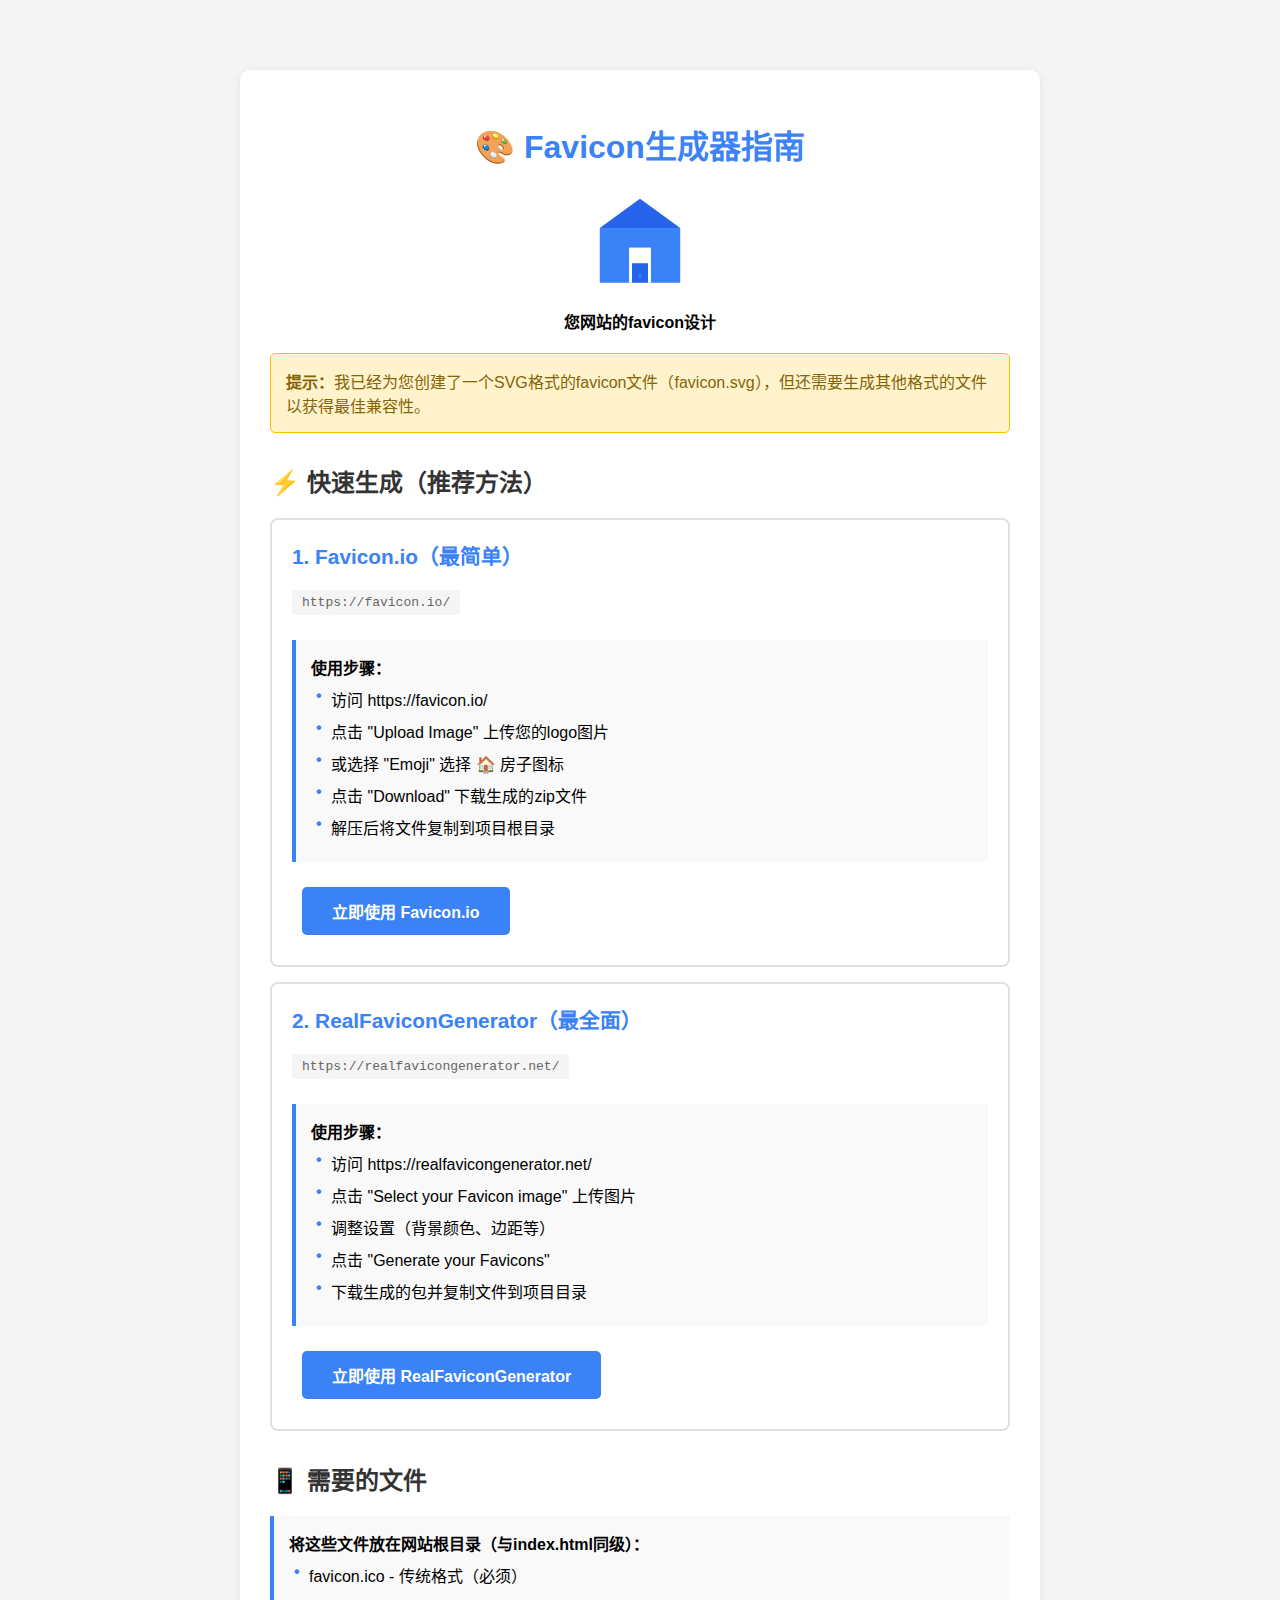
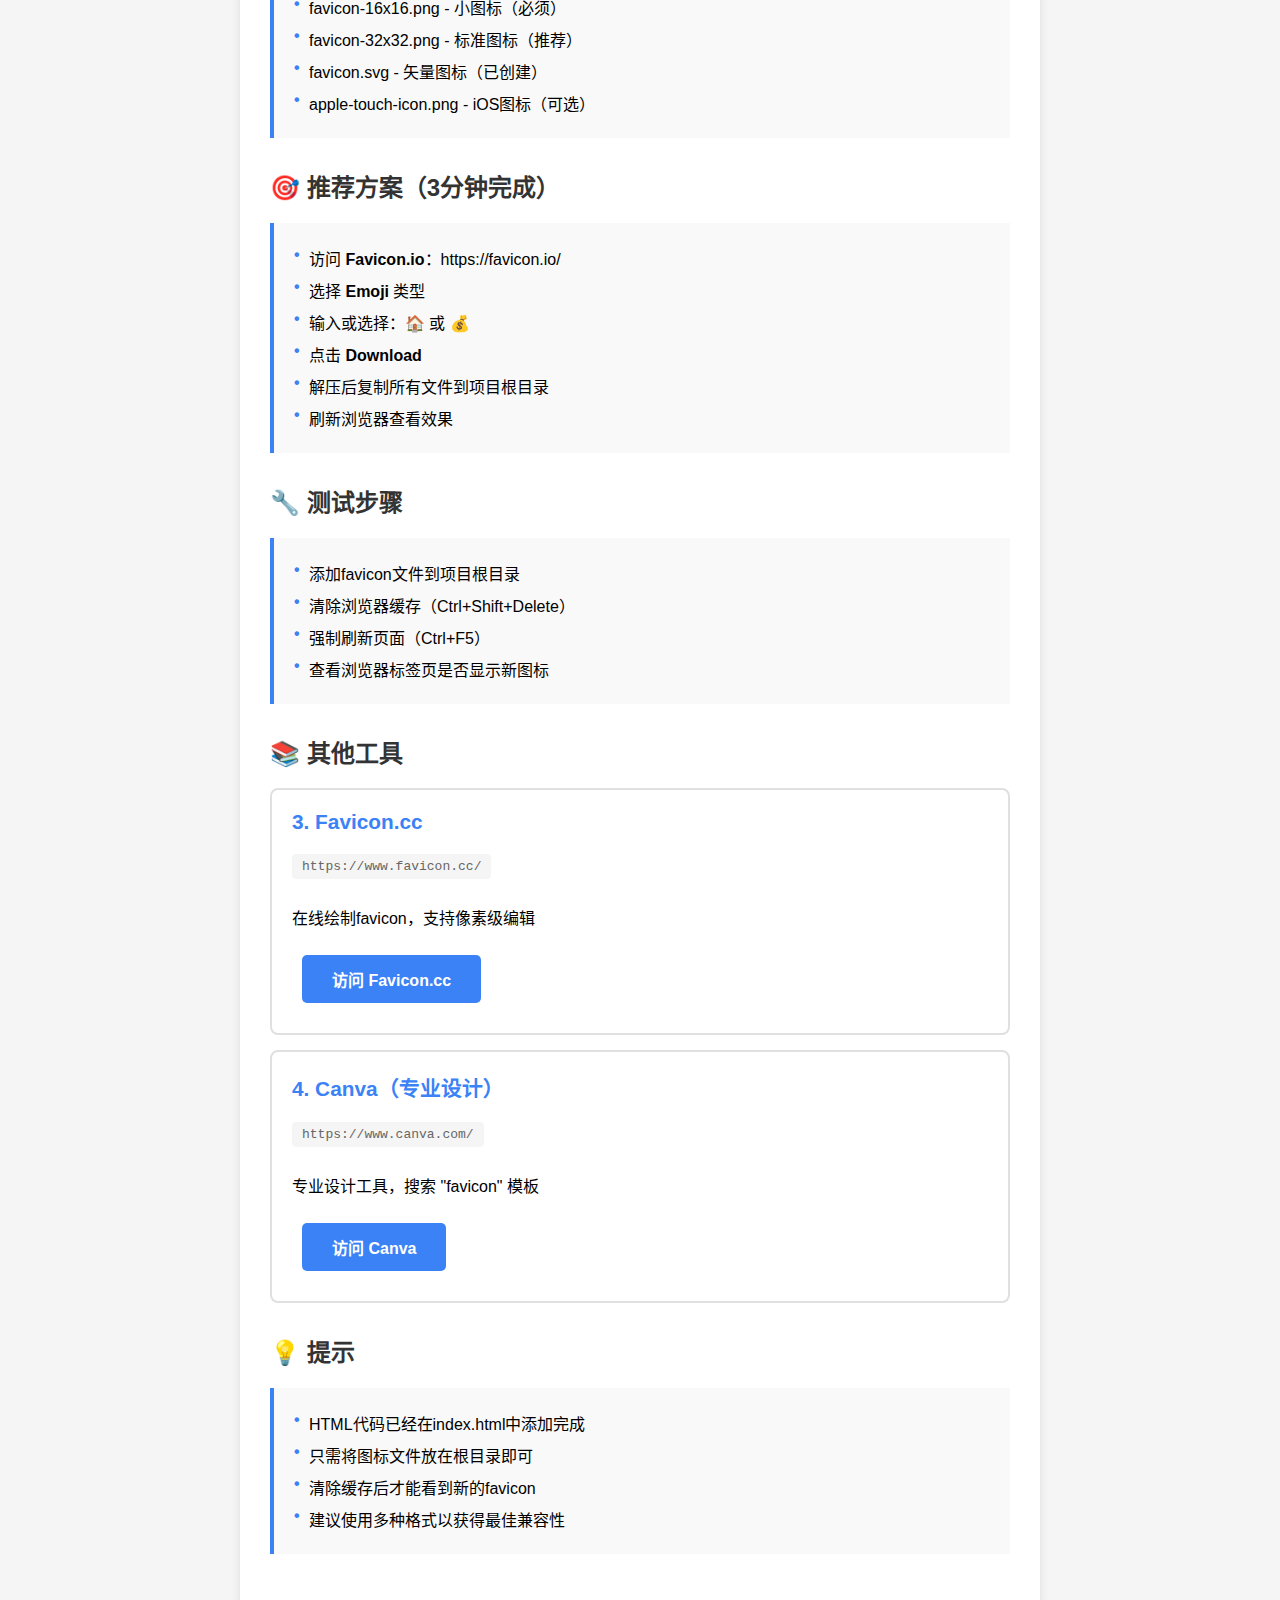
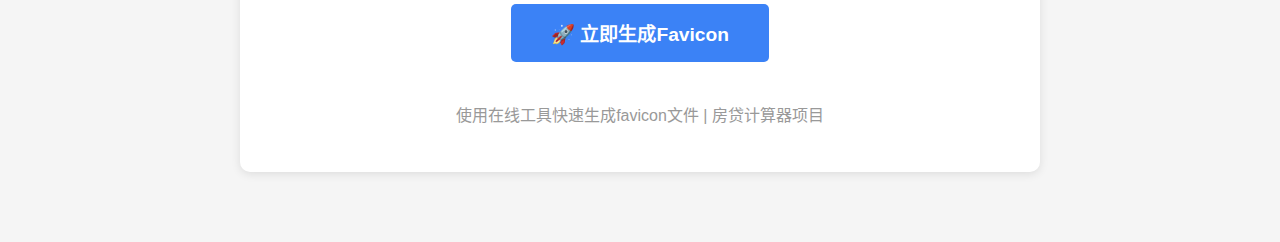
<file: generate_favicons.html>
<!DOCTYPE html>
<html lang="zh-CN">
<head>
    <meta charset="UTF-8">
    <meta name="viewport" content="width=device-width, initial-scale=1.0">
    <title>Favicon生成器 - 使用说明</title>
    <style>
        body {
            font-family: Arial, sans-serif;
            max-width: 800px;
            margin: 50px auto;
            padding: 20px;
            background: #f5f5f5;
        }
        .container {
            background: white;
            padding: 30px;
            border-radius: 10px;
            box-shadow: 0 2px 10px rgba(0,0,0,0.1);
        }
        h1 {
            color: #3b82f6;
            text-align: center;
        }
        h2 {
            color: #333;
            margin-top: 30px;
        }
        .tool-card {
            border: 2px solid #e0e0e0;
            border-radius: 8px;
            padding: 20px;
            margin: 15px 0;
            transition: all 0.3s;
        }
        .tool-card:hover {
            border-color: #3b82f6;
            transform: translateY(-2px);
            box-shadow: 0 4px 12px rgba(0,0,0,0.15);
        }
        .tool-name {
            font-size: 1.3em;
            font-weight: bold;
            color: #3b82f6;
            margin-bottom: 10px;
        }
        .tool-url {
            color: #666;
            font-family: monospace;
            background: #f5f5f5;
            padding: 5px 10px;
            border-radius: 4px;
            display: inline-block;
            margin: 10px 0;
        }
        .steps {
            background: #f9f9f9;
            padding: 15px;
            border-left: 4px solid #3b82f6;
            margin: 15px 0;
        }
        .step {
            margin: 8px 0;
            padding-left: 20px;
            position: relative;
        }
        .step:before {
            content: "•";
            position: absolute;
            left: 5px;
            color: #3b82f6;
            font-weight: bold;
        }
        .button {
            display: inline-block;
            background: #3b82f6;
            color: white;
            padding: 12px 30px;
            text-decoration: none;
            border-radius: 5px;
            margin: 10px;
            font-weight: bold;
            transition: background 0.3s;
        }
        .button:hover {
            background: #2563eb;
        }
        .note {
            background: #fff3cd;
            border: 1px solid #ffc107;
            color: #856404;
            padding: 15px;
            border-radius: 5px;
            margin: 20px 0;
        }
        .preview {
            text-align: center;
            margin: 20px 0;
        }
        .preview svg {
            width: 100px;
            height: 100px;
        }
    </style>
</head>
<body>
    <div class="container">
        <h1>🎨 Favicon生成器指南</h1>
        
        <div class="preview">
            <svg xmlns="http://www.w3.org/2000/svg" viewBox="0 0 512 512" width="100" height="100">
                <rect x="50" y="200" width="412" height="280" fill="#3b82f6"/>
                <polygon points="50,200 256,50 462,200" fill="#2563eb"/>
                <rect x="200" y="300" width="112" height="180" fill="#ffffff"/>
                <rect x="215" y="380" width="82" height="100" fill="#2563eb"/>
                <text x="256" y="460" font-size="40" fill="#3b82f6" text-anchor="middle" font-weight="bold" font-family="Arial">¥</text>
            </svg>
            <p><strong>您网站的favicon设计</strong></p>
        </div>

        <div class="note">
            <strong>提示：</strong>我已经为您创建了一个SVG格式的favicon文件（favicon.svg），但还需要生成其他格式的文件以获得最佳兼容性。
        </div>

        <h2>⚡ 快速生成（推荐方法）</h2>

        <div class="tool-card">
            <div class="tool-name">1. Favicon.io（最简单）</div>
            <div class="tool-url">https://favicon.io/</div>
            <div class="steps">
                <strong>使用步骤：</strong>
                <div class="step">访问 https://favicon.io/</div>
                <div class="step">点击 "Upload Image" 上传您的logo图片</div>
                <div class="step">或选择 "Emoji" 选择 🏠 房子图标</div>
                <div class="step">点击 "Download" 下载生成的zip文件</div>
                <div class="step">解压后将文件复制到项目根目录</div>
            </div>
            <a href="https://favicon.io/" target="_blank" class="button">立即使用 Favicon.io</a>
        </div>

        <div class="tool-card">
            <div class="tool-name">2. RealFaviconGenerator（最全面）</div>
            <div class="tool-url">https://realfavicongenerator.net/</div>
            <div class="steps">
                <strong>使用步骤：</strong>
                <div class="step">访问 https://realfavicongenerator.net/</div>
                <div class="step">点击 "Select your Favicon image" 上传图片</div>
                <div class="step">调整设置（背景颜色、边距等）</div>
                <div class="step">点击 "Generate your Favicons"</div>
                <div class="step">下载生成的包并复制文件到项目目录</div>
            </div>
            <a href="https://realfavicongenerator.net/" target="_blank" class="button">立即使用 RealFaviconGenerator</a>
        </div>

        <h2>📱 需要的文件</h2>
        <div class="steps">
            <strong>将这些文件放在网站根目录（与index.html同级）：</strong>
            <div class="step">favicon.ico - 传统格式（必须）</div>
            <div class="step">favicon-16x16.png - 小图标（必须）</div>
            <div class="step">favicon-32x32.png - 标准图标（推荐）</div>
            <div class="step">favicon.svg - 矢量图标（已创建）</div>
            <div class="step">apple-touch-icon.png - iOS图标（可选）</div>
        </div>

        <h2>🎯 推荐方案（3分钟完成）</h2>
        <div class="steps">
            <div class="step">访问 <strong>Favicon.io</strong>：https://favicon.io/</div>
            <div class="step">选择 <strong>Emoji</strong> 类型</div>
            <div class="step">输入或选择：<strong>🏠</strong> 或 <strong>💰</strong></div>
            <div class="step">点击 <strong>Download</strong></div>
            <div class="step">解压后复制所有文件到项目根目录</div>
            <div class="step">刷新浏览器查看效果</div>
        </div>

        <h2>🔧 测试步骤</h2>
        <div class="steps">
            <div class="step">添加favicon文件到项目根目录</div>
            <div class="step">清除浏览器缓存（Ctrl+Shift+Delete）</div>
            <div class="step">强制刷新页面（Ctrl+F5）</div>
            <div class="step">查看浏览器标签页是否显示新图标</div>
        </div>

        <h2>📚 其他工具</h2>
        
        <div class="tool-card">
            <div class="tool-name">3. Favicon.cc</div>
            <div class="tool-url">https://www.favicon.cc/</div>
            <p>在线绘制favicon，支持像素级编辑</p>
            <a href="https://www.favicon.cc/" target="_blank" class="button">访问 Favicon.cc</a>
        </div>

        <div class="tool-card">
            <div class="tool-name">4. Canva（专业设计）</div>
            <div class="tool-url">https://www.canva.com/</div>
            <p>专业设计工具，搜索 "favicon" 模板</p>
            <a href="https://www.canva.com/" target="_blank" class="button">访问 Canva</a>
        </div>

        <h2>💡 提示</h2>
        <div class="steps">
            <div class="step">HTML代码已经在index.html中添加完成</div>
            <div class="step">只需将图标文件放在根目录即可</div>
            <div class="step">清除缓存后才能看到新的favicon</div>
            <div class="step">建议使用多种格式以获得最佳兼容性</div>
        </div>

        <div style="text-align: center; margin-top: 40px;">
            <a href="https://favicon.io/" target="_blank" class="button" style="font-size: 1.2em; padding: 15px 40px;">🚀 立即生成Favicon</a>
        </div>

        <footer style="text-align: center; margin-top: 30px; color: #999;">
            <p>使用在线工具快速生成favicon文件 | 房贷计算器项目</p>
        </footer>
    </div>

    <script>
        // 自动跳转到favicon.io（可选）
        // window.location.href = 'https://favicon.io/';
    </script>
</body>
</html>
</file>
